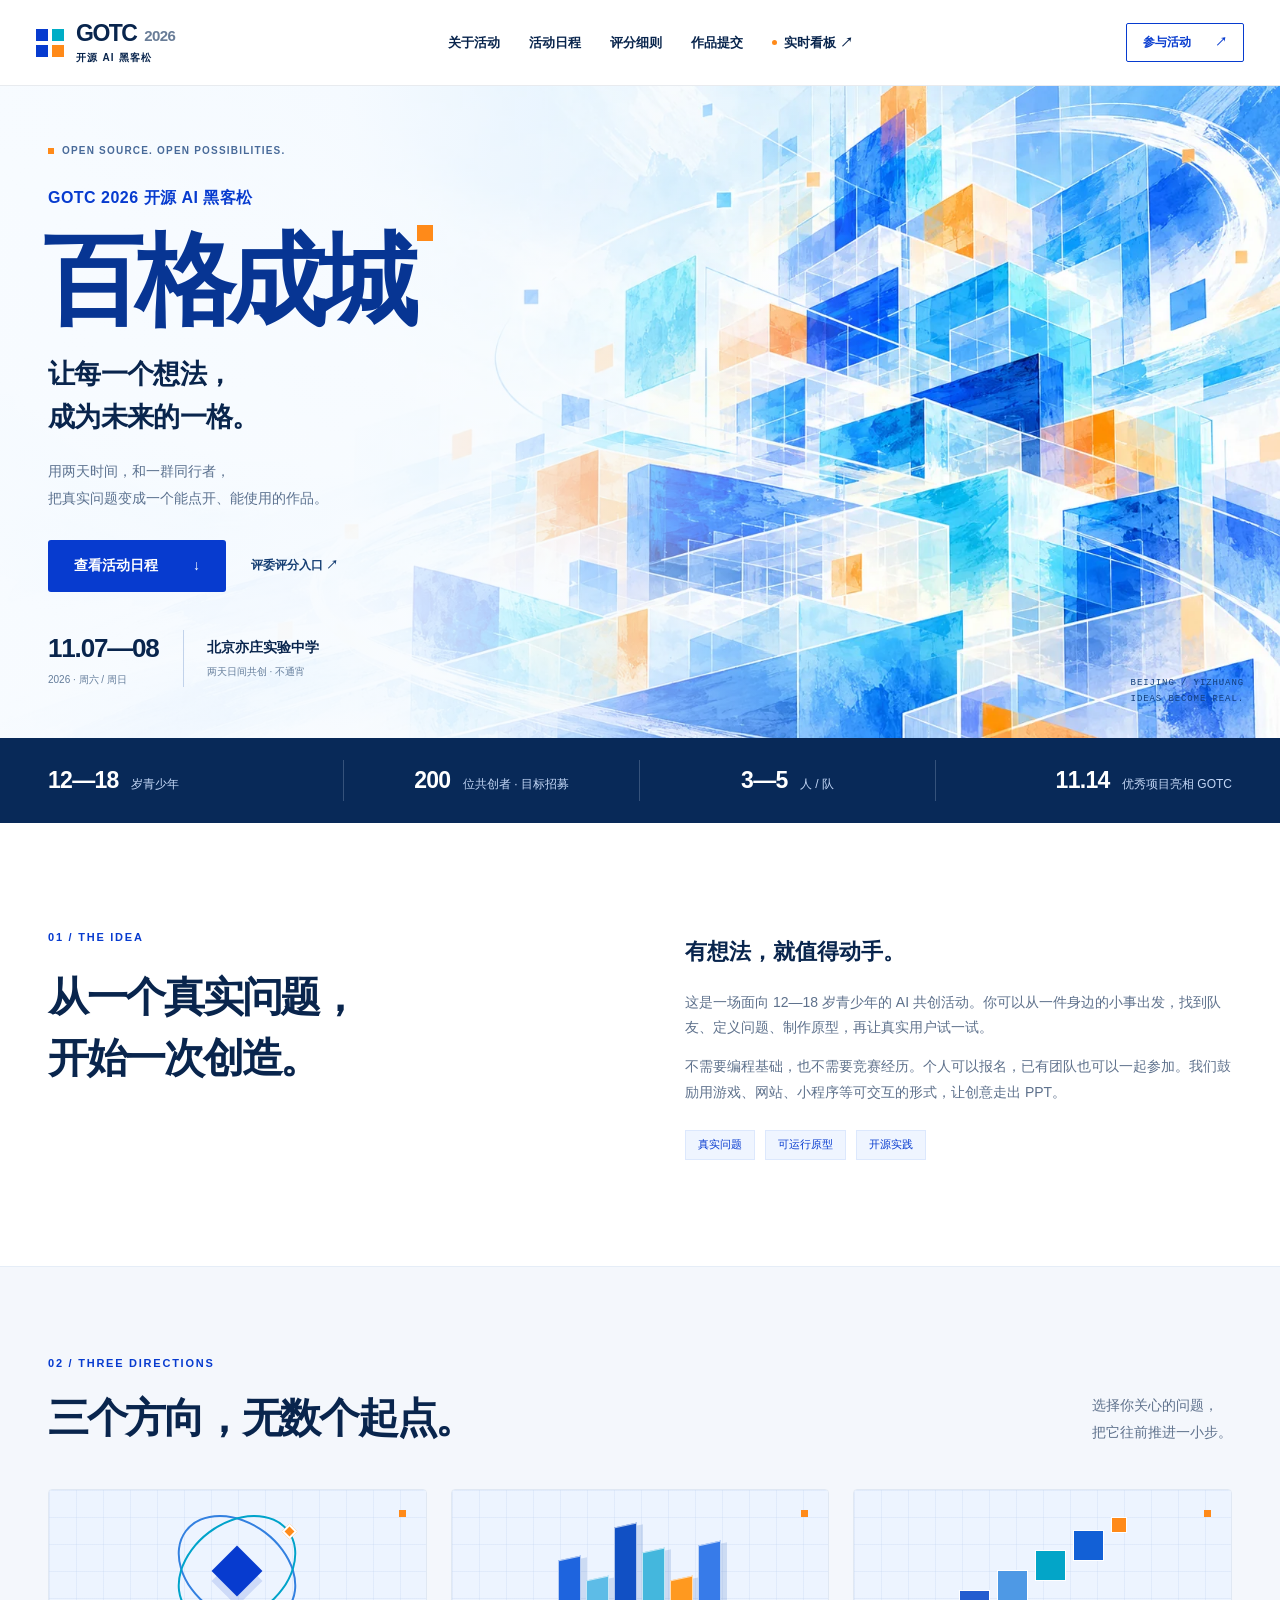
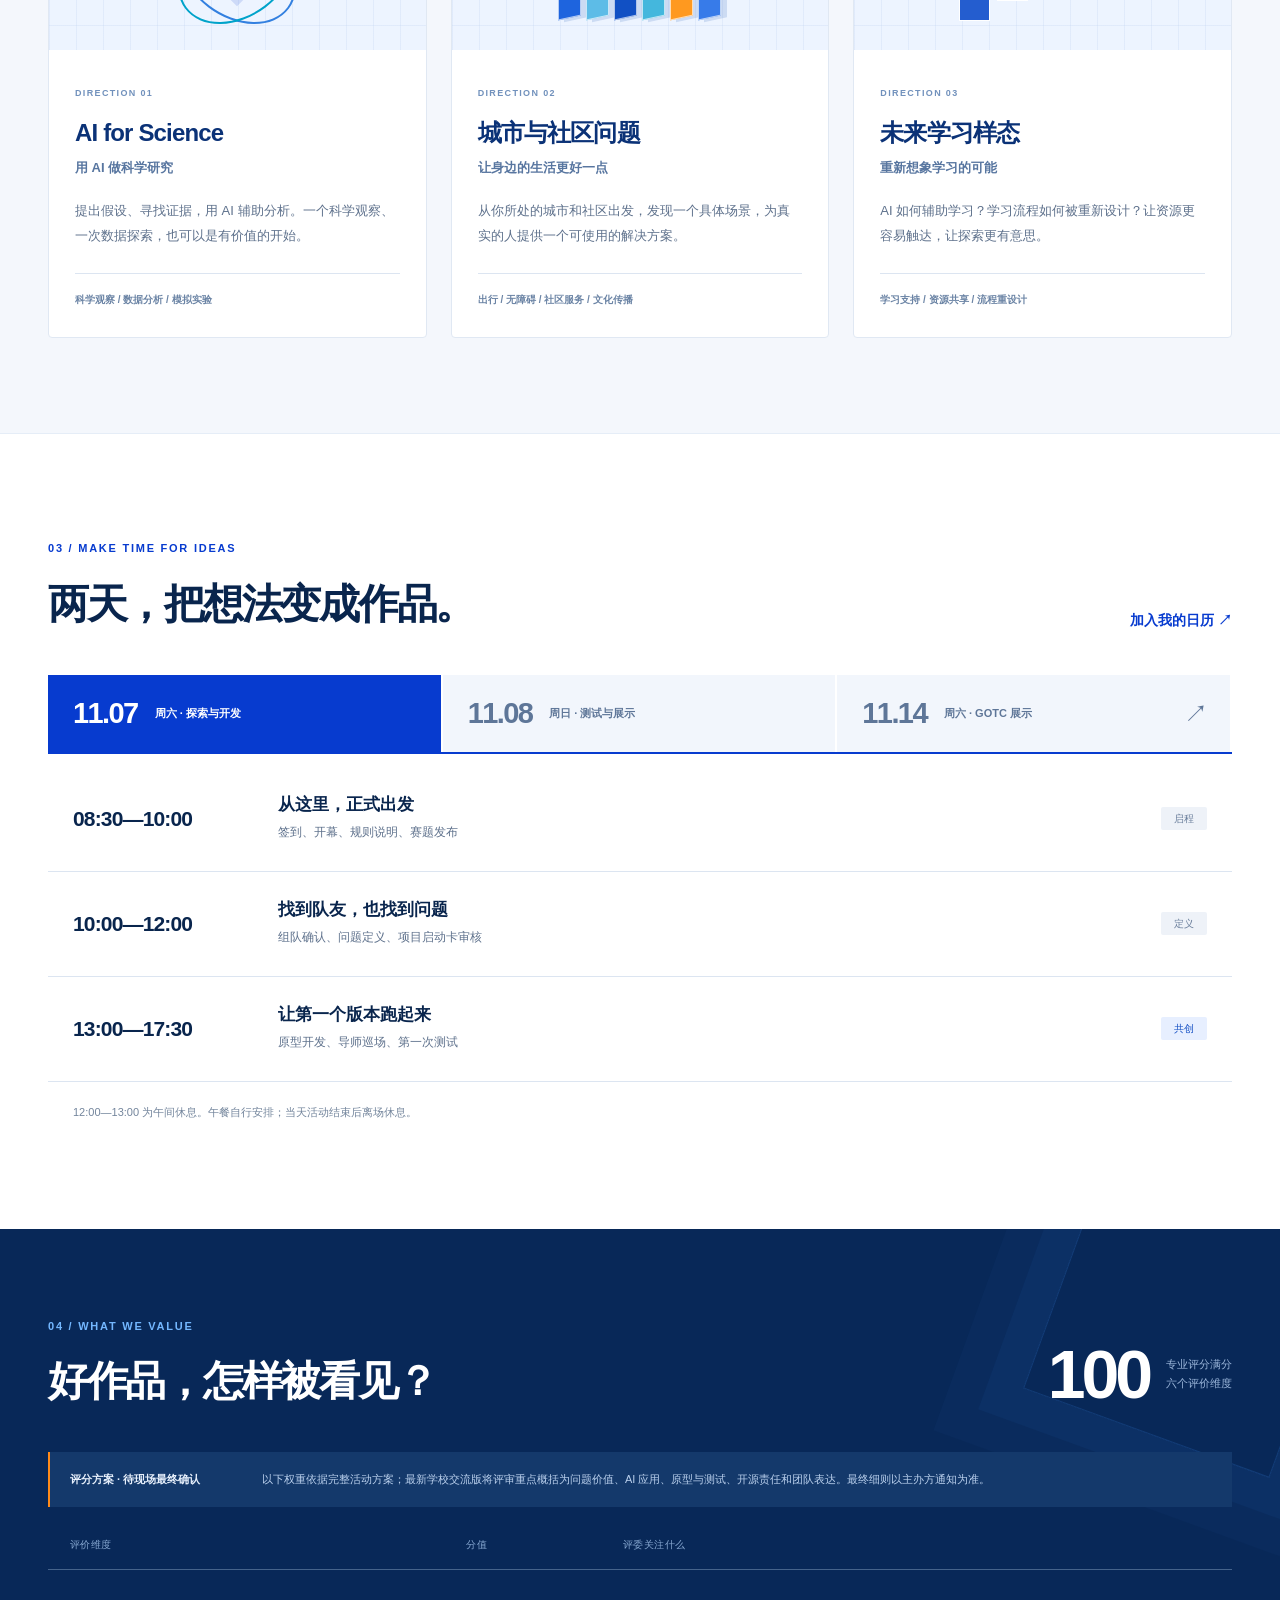
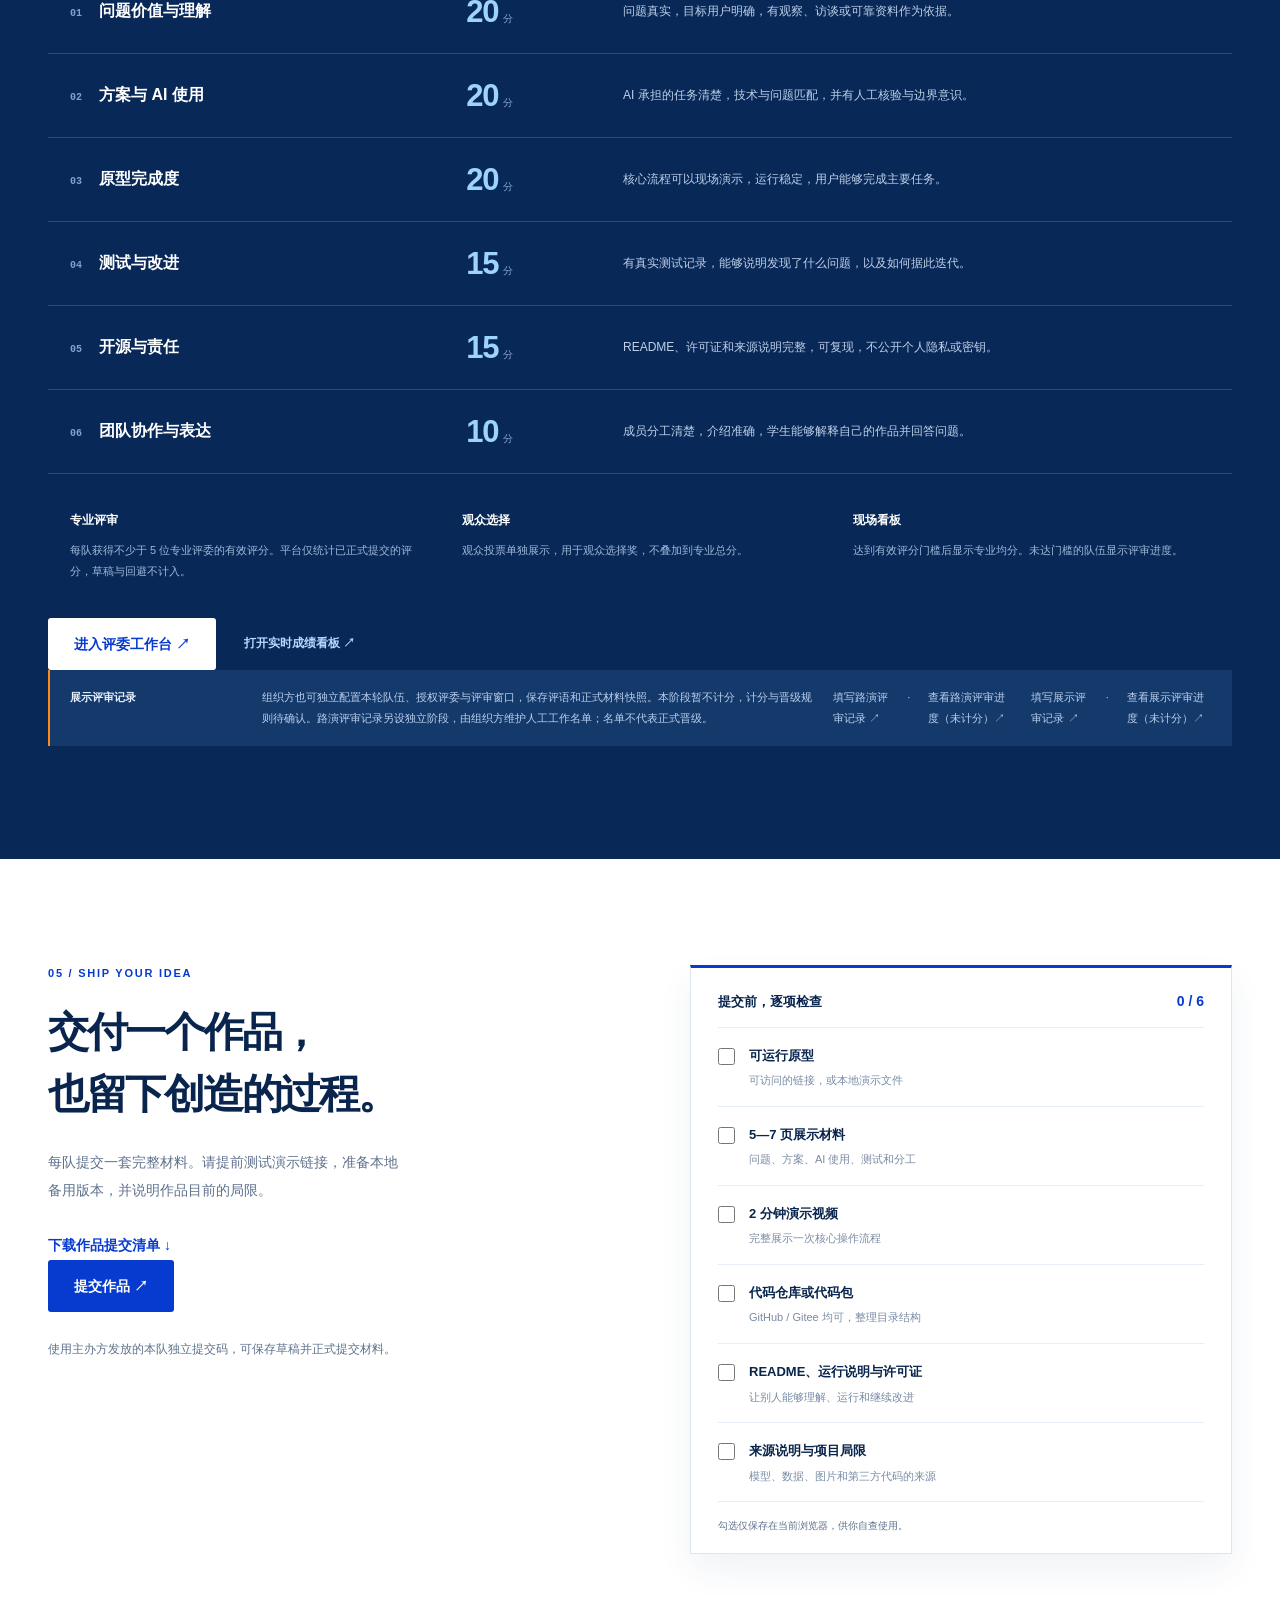
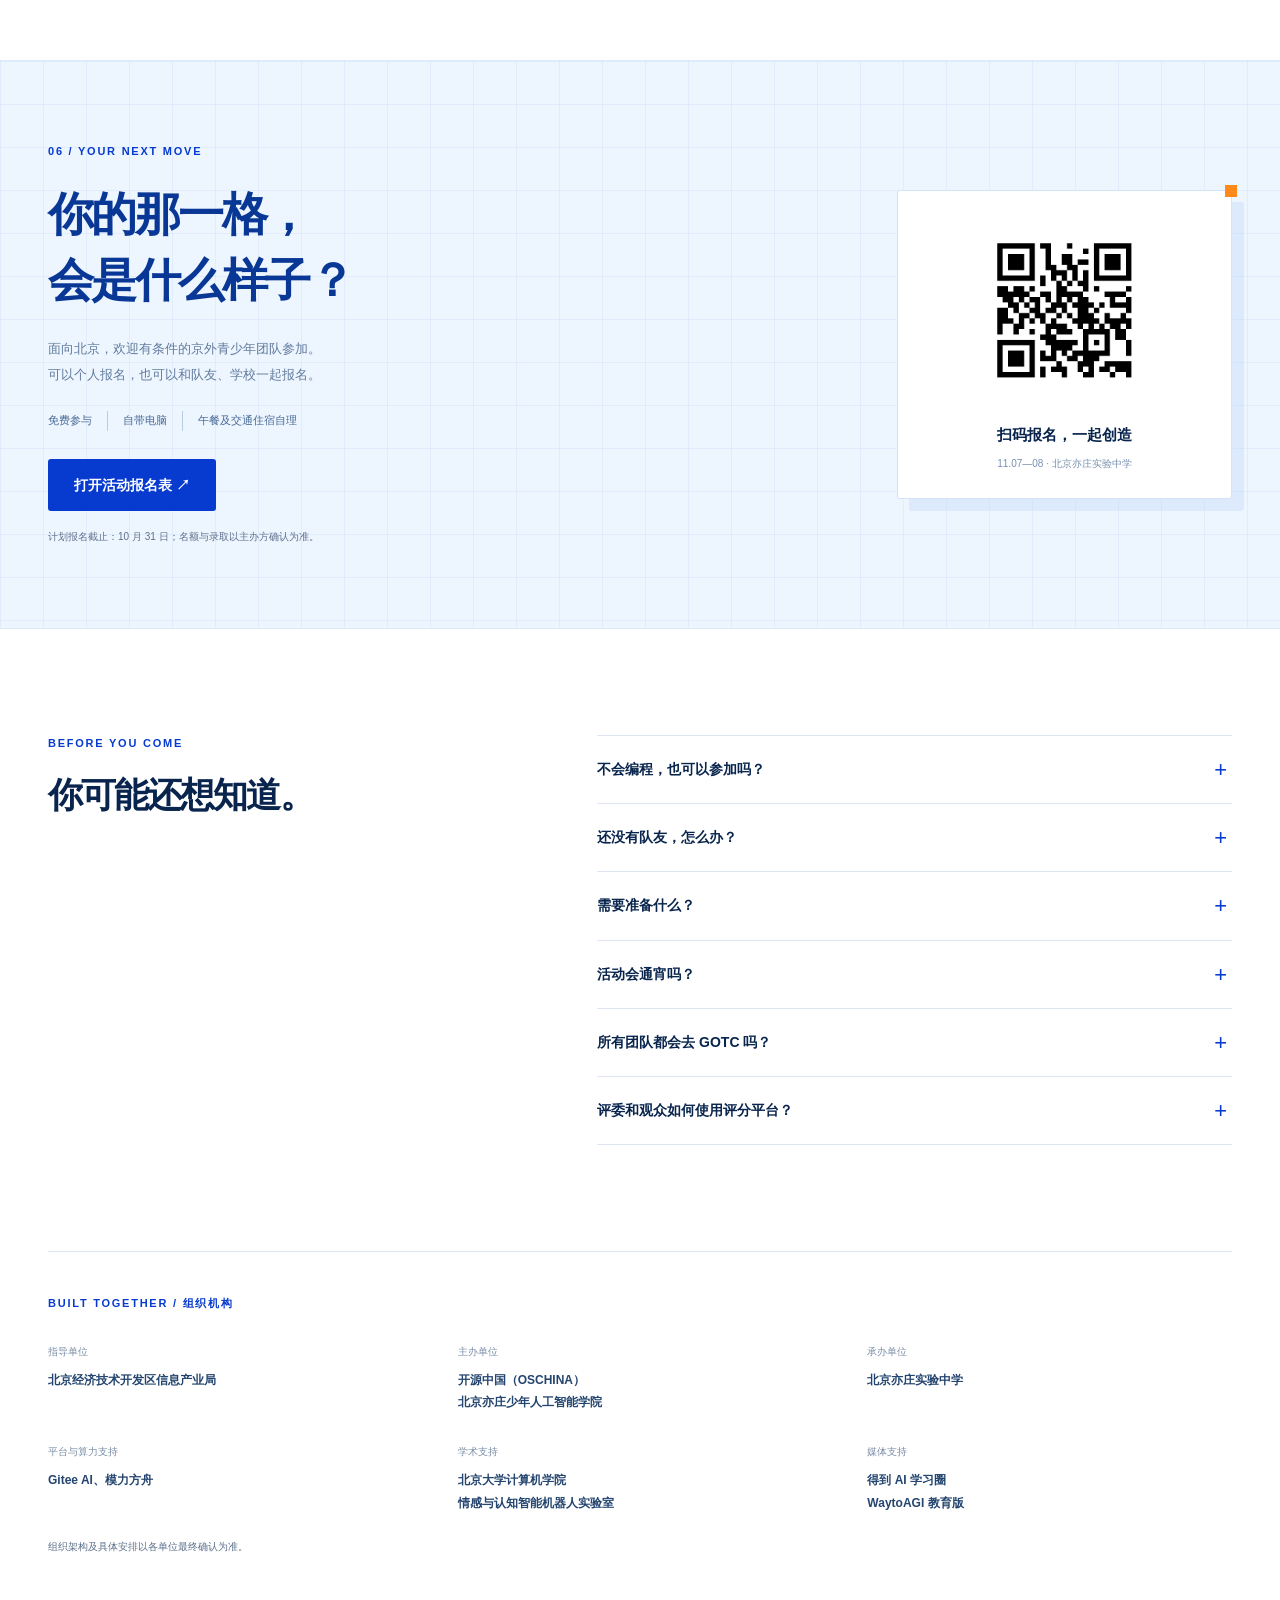
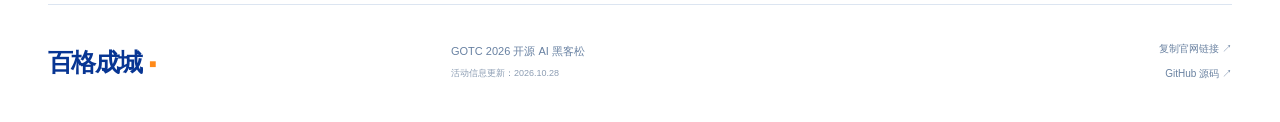
<file: index.html>
<!doctype html>
<html lang="zh-CN">
<head>
  <meta charset="utf-8">
  <meta name="viewport" content="width=device-width,initial-scale=1">
  <meta name="theme-color" content="#073bcf">
  <title>百格成城 · GOTC 2026 开源 AI 黑客松</title>
  <meta name="description" content="11月7—8日，北京亦庄实验中学。GOTC 2026 开源AI黑客松，面向12—18岁青少年，用两天时间把真实问题变成可交互、可演示、可开源的作品。查看日程、评分方案与实时看板。">
  <meta property="og:title" content="百格成城 · GOTC 2026 开源 AI 黑客松">
  <meta property="og:description" content="让每一个想法，成为未来的一格。11月7—8日 · 北京亦庄实验中学">
  <meta property="og:type" content="website">
  <meta property="og:image" content="https://simonchenjh98.github.io/gotc-ai-hackathon-2026/assets/hero-city.webp">
  <link rel="icon" href="favicon.svg" type="image/svg+xml">
  <link rel="stylesheet" href="styles.css">
  <script src="app.js" defer></script>
</head>
<body>
  <a class="skip-link" href="#main">跳到主要内容</a>
  <header class="site-header">
    <a class="brand" href="#" aria-label="GOTC黑客松首页"><span class="brand-mark" aria-hidden="true"><i></i><i></i><i></i><i></i></span><span><strong>GOTC <span class="brand-year">2026</span></strong><small>开源 AI 黑客松</small></span></a>
    <button class="menu-toggle" aria-expanded="false" aria-controls="main-nav">菜单 <span>＋</span></button>
    <nav id="main-nav" aria-label="主导航"><a href="#about">关于活动</a><a href="#schedule">活动日程</a><a href="#judging">评分细则</a><a href="#submission">作品提交</a><a href="https://8.141.114.201/gotc/platform.html#board" class="nav-live"><span class="status-dot"></span>实时看板 ↗</a></nav>
    <a class="header-cta" href="#join">参与活动 <span>↗</span></a>
  </header>

  <main id="main">
    <section class="hero" aria-labelledby="hero-title">
      <div class="hero-art" aria-hidden="true"><img src="assets/hero-city.webp" alt="" fetchpriority="high" width="1672" height="941"></div>
      <div class="hero-inner wrap">
        <p class="eyebrow"><span class="tiny-square"></span> OPEN SOURCE. OPEN POSSIBILITIES.</p>
        <p class="hero-kicker">GOTC 2026 开源 AI 黑客松</p>
        <h1 id="hero-title">百格成城<span class="title-square">.</span></h1>
        <p class="hero-motto">让每一个想法，<br>成为未来的一格。</p>
        <p class="hero-description">用两天时间，和一群同行者，<br>把真实问题变成一个能点开、能使用的作品。</p>
        <div class="hero-actions"><a class="button primary" href="#schedule">查看活动日程 <span>↓</span></a><a class="text-link" href="https://8.141.114.201/gotc/platform.html#judge">评委评分入口 ↗</a></div>
        <div class="hero-location"><span class="date-block"><b>11.07—08</b><small>2026 · 周六 / 周日</small></span><span class="location-block"><b>北京亦庄实验中学</b><small>两天日间共创 · 不通宵</small></span></div>
      </div>
      <span class="hero-coordinate" aria-hidden="true">BEIJING / YIZHUANG<br>IDEAS BECOME REAL.</span>
    </section>

    <div class="event-strip"><div class="wrap"><span><b>12—18</b> 岁青少年</span><span><b>200</b> 位共创者 · 目标招募</span><span><b>3—5</b> 人 / 队</span><span><b>11.14</b> 优秀项目亮相 GOTC</span></div></div>

    <section class="section wrap about" id="about">
      <div class="section-intro"><p class="eyebrow">01 / THE IDEA</p><h2>从一个真实问题，<br>开始一次创造。</h2></div>
      <div class="about-copy"><p class="lead">有想法，就值得动手。</p><p>这是一场面向 12—18 岁青少年的 AI 共创活动。你可以从一件身边的小事出发，找到队友、定义问题、制作原型，再让真实用户试一试。</p><p>不需要编程基础，也不需要竞赛经历。个人可以报名，已有团队也可以一起参加。我们鼓励用游戏、网站、小程序等可交互的形式，让创意走出 PPT。</p><div class="inline-tags"><span>真实问题</span><span>可运行原型</span><span>开源实践</span></div></div>
    </section>

    <section class="tracks-section" id="tracks"><div class="wrap">
      <div class="section-heading"><div><p class="eyebrow">02 / THREE DIRECTIONS</p><h2>三个方向，无数个起点。</h2></div><p>选择你关心的问题，<br>把它往前推进一小步。</p></div>
      <div class="track-grid">
        <article class="track"><div class="track-visual science" aria-hidden="true"><span class="orbit"></span><span class="orbit two"></span><span class="nucleus"></span><i class="track-pixel"></i></div><span class="track-number">DIRECTION 01</span><h3>AI for Science</h3><p class="track-subtitle">用 AI 做科学研究</p><p>提出假设、寻找证据，用 AI 辅助分析。一个科学观察、一次数据探索，也可以是有价值的开始。</p><div class="track-topics">科学观察 / 数据分析 / 模拟实验</div></article>
        <article class="track"><div class="track-visual city" aria-hidden="true"><i></i><i></i><i></i><i></i><i></i><i></i></div><span class="track-number">DIRECTION 02</span><h3>城市与社区问题</h3><p class="track-subtitle">让身边的生活更好一点</p><p>从你所处的城市和社区出发，发现一个具体场景，为真实的人提供一个可使用的解决方案。</p><div class="track-topics">出行 / 无障碍 / 社区服务 / 文化传播</div></article>
        <article class="track"><div class="track-visual learning" aria-hidden="true"><i></i><i></i><i></i><i></i><i></i></div><span class="track-number">DIRECTION 03</span><h3>未来学习样态</h3><p class="track-subtitle">重新想象学习的可能</p><p>AI 如何辅助学习？学习流程如何被重新设计？让资源更容易触达，让探索更有意思。</p><div class="track-topics">学习支持 / 资源共享 / 流程重设计</div></article>
      </div>
    </div></section>

    <section class="section wrap" id="schedule">
      <div class="section-heading"><div><p class="eyebrow">03 / MAKE TIME FOR IDEAS</p><h2>两天，把想法变成作品。</h2></div><a class="text-link" href="downloads/gotc-hackathon.ics" download>加入我的日历 ↗</a></div>
      <div class="schedule-tabs" aria-label="选择活动日期"><button id="tab-day1" data-day="day1" class="active"><strong>11.07</strong><span>周六 · 探索与开发</span></button><button id="tab-day2" data-day="day2"><strong>11.08</strong><span>周日 · 测试与展示</span></button><button id="tab-gotc" data-day="gotc"><strong>11.14</strong><span>周六 · GOTC 展示</span><span class="tab-arrow">↗</span></button></div>
      <div class="schedule-panel" id="day1" aria-labelledby="tab-day1"><h3 class="sr-only">11月7日活动日程</h3><div class="schedule-row"><time>08:30—10:00</time><div><h4>从这里，正式出发</h4><p>签到、开幕、规则说明、赛题发布</p></div><span class="event-tag">启程</span></div><div class="schedule-row"><time>10:00—12:00</time><div><h4>找到队友，也找到问题</h4><p>组队确认、问题定义、项目启动卡审核</p></div><span class="event-tag">定义</span></div><div class="schedule-row"><time>13:00—17:30</time><div><h4>让第一个版本跑起来</h4><p>原型开发、导师巡场、第一次测试</p></div><span class="event-tag blue">共创</span></div><p class="schedule-note">12:00—13:00 为午间休息。午餐自行安排；当天活动结束后离场休息。</p></div>
      <div class="schedule-panel" id="day2" aria-labelledby="tab-day2"><h3 class="sr-only">11月8日活动日程</h3><div class="schedule-row"><time>08:30—12:00</time><div><h4>交给用户，再改一次</h4><p>继续开发、用户测试、项目完善</p></div><span class="event-tag blue">迭代</span></div><div class="schedule-row"><time>13:00—14:30</time><div><h4>准备把作品介绍给世界</h4><p>最终提交、展示准备、分区布展</p></div><span class="event-tag">提交</span></div><div class="schedule-row"><time>14:30—16:30</time><div><h4>每一个作品，都值得被看见</h4><p>分区评审、项目展示、观众参观</p></div><span class="event-tag orange">展示</span></div><div class="schedule-row"><time>16:30—17:30</time><div><h4>这一次结束，是下一次开始</h4><p>结果公布、GOTC 候选项目说明、合影闭幕</p></div><span class="event-tag">闭幕</span></div><p class="schedule-note">12:00—13:00 为午间休息。提交时间与现场分区以主办方通知为准。</p></div>
      <div class="schedule-panel" id="gotc" aria-labelledby="tab-gotc"><h3 class="sr-only">11月14日GOTC展示安排</h3><div class="gotc-callout"><span class="eyebrow">THE NEXT STAGE / 11.14 PM</span><h3>从黑客松，走向开源社区。</h3><p>优秀项目有机会入选 GOTC 青少年开发者专场，与开发者、企业和社区交流，并参与“优秀青少年开源 AI 创新奖”评选。</p></div><div class="schedule-row"><time>11.09—13</time><div><h4>打磨与彩排</h4><p>稳定性修复、README 与许可证补充、展示材料完善和线上彩排</p></div></div><div class="schedule-row"><time>11.14 下午</time><div><h4>GOTC 项目展示</h4><p>项目布展、展位交流、短路演、评审复核与交流</p></div><span class="event-tag orange">GOTC</span></div><p class="schedule-note">本专场为方案安排。详细时间、展位容量与 GOTC 具体会场以主办方后续通知为准；入选兼顾项目质量、开源准备和代表性。</p></div>
    </section>

    <section class="judging-section" id="judging"><div class="wrap">
      <div class="section-heading"><div><p class="eyebrow">04 / WHAT WE VALUE</p><h2>好作品，怎样被看见？</h2></div><div class="score-total"><strong>100</strong><span>专业评分满分<br>六个评价维度</span></div></div>
      <p class="rules-notice"><strong>评分方案 · 待现场最终确认</strong> 以下权重依据完整活动方案；最新学校交流版将评审重点概括为问题价值、AI 应用、原型与测试、开源责任和团队表达。最终细则以主办方通知为准。</p>
      <div class="score-table" role="table" aria-label="六维评分方案"><div class="score-table-head" role="row"><span role="columnheader">评价维度</span><span role="columnheader">分值</span><span role="columnheader">评委关注什么</span></div>
        <div class="score-row" role="row"><h3 role="cell"><span>01</span>问题价值与理解</h3><strong role="cell">20<small>分</small></strong><p role="cell">问题真实，目标用户明确，有观察、访谈或可靠资料作为依据。</p></div>
        <div class="score-row" role="row"><h3 role="cell"><span>02</span>方案与 AI 使用</h3><strong role="cell">20<small>分</small></strong><p role="cell">AI 承担的任务清楚，技术与问题匹配，并有人工核验与边界意识。</p></div>
        <div class="score-row" role="row"><h3 role="cell"><span>03</span>原型完成度</h3><strong role="cell">20<small>分</small></strong><p role="cell">核心流程可以现场演示，运行稳定，用户能够完成主要任务。</p></div>
        <div class="score-row" role="row"><h3 role="cell"><span>04</span>测试与改进</h3><strong role="cell">15<small>分</small></strong><p role="cell">有真实测试记录，能够说明发现了什么问题，以及如何据此迭代。</p></div>
        <div class="score-row" role="row"><h3 role="cell"><span>05</span>开源与责任</h3><strong role="cell">15<small>分</small></strong><p role="cell">README、许可证和来源说明完整，可复现，不公开个人隐私或密钥。</p></div>
        <div class="score-row" role="row"><h3 role="cell"><span>06</span>团队协作与表达</h3><strong role="cell">10<small>分</small></strong><p role="cell">成员分工清楚，介绍准确，学生能够解释自己的作品并回答问题。</p></div>
      </div>
      <div class="judging-notes"><p><strong>专业评审</strong>每队获得不少于 5 位专业评委的有效评分。平台仅统计已正式提交的评分，草稿与回避不计入。</p><p><strong>观众选择</strong>观众投票单独展示，用于观众选择奖，不叠加到专业总分。</p><p><strong>现场看板</strong>达到有效评分门槛后显示专业均分。未达门槛的队伍显示评审进度。</p></div>
      <div class="section-bottom"><a class="button primary" href="https://8.141.114.201/gotc/platform.html#judge">进入评委工作台 ↗</a><a class="text-link" href="https://8.141.114.201/gotc/platform.html#board">打开实时成绩看板 ↗</a></div>
      <p class="rules-notice"><strong>展示评审记录</strong> 组织方也可独立配置本轮队伍、授权评委与评审窗口，保存评语和正式材料快照。本阶段暂不计分，计分与晋级规则待确认。路演评审记录另设独立阶段，由组织方维护人工工作名单；名单不代表正式晋级。<a href="https://8.141.114.201/gotc/platform.html#judge-roadshow">填写路演评审记录 ↗</a> · <a href="https://8.141.114.201/gotc/platform.html#board-roadshow">查看路演评审进度（未计分）↗</a><a href="https://8.141.114.201/gotc/platform.html#judge-exhibition">填写展示评审记录 ↗</a> · <a href="https://8.141.114.201/gotc/platform.html#board-exhibition">查看展示评审进度（未计分）↗</a></p>
    </div></section>

    <section class="section wrap submission-section" id="submission"><div class="submission-copy"><p class="eyebrow">05 / SHIP YOUR IDEA</p><h2>交付一个作品，<br>也留下创造的过程。</h2><p>每队提交一套完整材料。请提前测试演示链接，准备本地备用版本，并说明作品目前的局限。</p><a class="text-link" href="downloads/submission-checklist.txt" download>下载作品提交清单 ↓</a><p><a class="button primary" href="https://8.141.114.201/gotc/platform.html#team">提交作品 ↗</a></p><p class="small-note">使用主办方发放的本队独立提交码，可保存草稿并正式提交材料。</p></div><div class="checklist" aria-label="作品提交自查清单"><p class="checklist-heading">提交前，逐项检查 <span id="check-count">0 / 6</span></p><label><input type="checkbox" data-check="prototype"><span><strong>可运行原型</strong><small>可访问的链接，或本地演示文件</small></span></label><label><input type="checkbox" data-check="slides"><span><strong>5—7 页展示材料</strong><small>问题、方案、AI 使用、测试和分工</small></span></label><label><input type="checkbox" data-check="video"><span><strong>2 分钟演示视频</strong><small>完整展示一次核心操作流程</small></span></label><label><input type="checkbox" data-check="code"><span><strong>代码仓库或代码包</strong><small>GitHub / Gitee 均可，整理目录结构</small></span></label><label><input type="checkbox" data-check="readme"><span><strong>README、运行说明与许可证</strong><small>让别人能够理解、运行和继续改进</small></span></label><label><input type="checkbox" data-check="sources"><span><strong>来源说明与项目局限</strong><small>模型、数据、图片和第三方代码的来源</small></span></label><p class="small-note">勾选仅保存在当前浏览器，供你自查使用。</p></div></section>

    <section class="join-section" id="join"><div class="wrap join-grid"><div><p class="eyebrow">06 / YOUR NEXT MOVE</p><h2>你的那一格，<br>会是什么样子？</h2><p>面向北京，欢迎有条件的京外青少年团队参加。<br>可以个人报名，也可以和队友、学校一起报名。</p><div class="join-facts"><span>免费参与</span><span>自带电脑</span><span>午餐及交通住宿自理</span></div><a class="button primary" href="https://v.wjx.cn/vm/waliBci.aspx" target="_blank" rel="noopener noreferrer">打开活动报名表 ↗</a><p class="small-note">计划报名截止：10 月 31 日；名额与录取以主办方确认为准。</p></div><div class="qr-card"><img src="assets/registration-qr.jpg" width="220" height="220" alt="活动报名二维码，也可点击左侧按钮打开同一报名表" loading="lazy"><strong>扫码报名，一起创造</strong><span>11.07—08 · 北京亦庄实验中学</span></div></div></section>

    <section class="section wrap faq-section"><div><p class="eyebrow">BEFORE YOU COME</p><h2>你可能还想知道。</h2></div><div class="faq-list"><details><summary>不会编程，也可以参加吗？</summary><p>可以。活动不要求编程基础或竞赛经历。你可以参与问题研究、交互设计、AI 工具使用、用户测试与展示，和队友共同完成原型。</p></details><details><summary>还没有队友，怎么办？</summary><p>可以个人报名，现场会协助组队。每队 3—5 人，也欢迎以团队或学校为单位报名。</p></details><details><summary>需要准备什么？</summary><p>自带电脑与充电器，提前整理你关心的问题和可使用的公开资料。活动提供导师指导及模型 API、算力等支持，具体接入方式现场说明。午餐、交通及住宿自行安排。</p></details><details><summary>活动会通宵吗？</summary><p>不会。两天均为日间活动。未成年人须履行监护人知情同意及签到签退要求，京外团队建议由学校或机构组织并安排成人领队。</p></details><details><summary>所有团队都会去 GOTC 吗？</summary><p>黑客松优秀项目与公开征集项目共同参加遴选。入选项目应能稳定演示，完成开源与来源说明，并由青少年承担主要创作和讲解任务。具体名额与会场安排另行通知。</p></details><details><summary>评委和观众如何使用评分平台？</summary><p>专业评委使用主办方提供的登录码，按分配的身份登录，可保存草稿、正式提交、修改评分或回避。观众使用独立观众码投票。成绩看板公开展示汇总数据，不显示评委身份、单份评分或评语。展示评审记录另有独立入口，其进度暂不计分。</p></details></div></section>

    <section class="organizers wrap"><p class="eyebrow">BUILT TOGETHER / 组织机构</p><dl><div><dt>指导单位</dt><dd>北京经济技术开发区信息产业局</dd></div><div><dt>主办单位</dt><dd>开源中国（OSCHINA）<br>北京亦庄少年人工智能学院</dd></div><div><dt>承办单位</dt><dd>北京亦庄实验中学</dd></div><div><dt>平台与算力支持</dt><dd>Gitee AI、模力方舟</dd></div><div><dt>学术支持</dt><dd>北京大学计算机学院<br>情感与认知智能机器人实验室</dd></div><div><dt>媒体支持</dt><dd>得到 AI 学习圈<br>WaytoAGI 教育版</dd></div></dl><p class="small-note">组织架构及具体安排以各单位最终确认为准。</p></section>
  </main>
  <footer class="site-footer wrap"><a class="footer-title" href="#">百格成城<span>■</span></a><p>GOTC 2026 开源 AI 黑客松<br><small>活动信息更新：2026.10.28</small></p><div><button class="text-link" id="share-button">复制官网链接 ↗</button><a href="https://github.com/simonchenjh98/gotc-ai-hackathon-2026" target="_blank" rel="noopener noreferrer">GitHub 源码 ↗</a></div></footer>
  <div class="toast" id="toast" role="status" aria-live="polite"></div>
</body>
</html>
</file>
<file: styles.css>
:root{--ink:#09254d;--muted:#5e718c;--blue:#073bcf;--cyan:#00adc6;--orange:#ff8a19;--line:#dce5f1;--pale:#f0f6fe;--font:"PingFang SC","Microsoft YaHei","Noto Sans CJK SC",sans-serif}
*{box-sizing:border-box}html{scroll-behavior:smooth;scroll-padding-top:110px}body{margin:0;background:#fff;color:var(--ink);font-family:var(--font);font-size:16px;line-height:1.8;-webkit-font-smoothing:antialiased}button,input{font:inherit}button{color:inherit;cursor:pointer}a{color:inherit;text-decoration:none}button:focus-visible,a:focus-visible,input:focus-visible,summary:focus-visible{outline:3px solid var(--orange);outline-offset:5px}img{max-width:100%;display:block}h1,h2,h3,h4,p{margin:0}h1,h2,h3,h4{line-height:1.3}h2{font-size:clamp(30px,3.2vw,44px);letter-spacing:-.055em;font-weight:800}h3{font-size:23px;letter-spacing:-.035em}p{overflow-wrap:break-word}[hidden]{display:none!important}.wrap{width:min(1240px,calc(100% - 96px));margin-inline:auto}.section{padding-block:106px}.eyebrow{font-size:11px;font-weight:800;letter-spacing:.16em;line-height:1.5;color:var(--blue)}.section-intro .eyebrow,.section-heading .eyebrow,.submission-copy .eyebrow,.join-section .eyebrow,.faq-section .eyebrow{margin-bottom:21px}.section-heading{display:flex;align-items:flex-end;justify-content:space-between;gap:34px;margin-bottom:44px}.section-heading>p{font-size:14px;line-height:1.9;color:var(--muted)}.text-link{display:inline-flex;align-items:center;gap:10px;border:0;padding:0;background:transparent;font-size:14px;font-weight:700;color:var(--blue);line-height:1.6}.text-link:hover{text-decoration:underline;text-underline-offset:5px}.button{display:inline-flex;align-items:center;justify-content:center;gap:35px;min-height:52px;padding:13px 25px;border:1px solid transparent;border-radius:3px;font-size:14px;font-weight:700;line-height:1.6;transition:background .18s ease,transform .18s ease}.button.primary{background:var(--blue);color:#fff}.button.primary:hover{background:#0028a1;transform:translateY(-2px)}.small-note{font-size:12px;color:var(--muted);line-height:1.8}.sr-only{position:absolute;width:1px;height:1px;padding:0;margin:-1px;overflow:hidden;clip:rect(0,0,0,0);white-space:nowrap;border:0}.skip-link{position:fixed;top:10px;left:20px;z-index:100;padding:10px 18px;background:var(--blue);color:#fff;transform:translateY(-150%)}.skip-link:focus{transform:translateY(0)}
.site-header{position:sticky;z-index:50;top:0;height:86px;display:flex;align-items:center;justify-content:space-between;gap:28px;padding:0 max(36px,calc((100vw - 1320px)/2));border-bottom:1px solid #09254d17;background:#fffffff2;backdrop-filter:blur(18px)}.brand{display:inline-flex;flex-shrink:0;align-items:center;gap:12px;line-height:1}.brand-mark{display:grid;grid-template-columns:repeat(2,12px);gap:4px}.brand-mark i{width:12px;height:12px;background:var(--blue)}.brand-mark i:nth-child(2){background:var(--cyan)}.brand-mark i:last-child{background:var(--orange)}.brand strong{font-family:"Trebuchet MS",sans-serif;font-size:23px;letter-spacing:-.065em;font-weight:800}.brand-year{margin-left:3px;font-size:15px;letter-spacing:-.04em;color:#687c97}.brand small{display:block;margin-top:8px;font-size:10px;font-weight:700;letter-spacing:.12em}#main-nav{display:flex;align-items:center;gap:29px;font-size:13px;font-weight:600}#main-nav a{padding-block:12px;white-space:nowrap}#main-nav a:hover{color:var(--blue)}.nav-live{display:flex;gap:7px;align-items:center}.status-dot{width:5px;height:5px;display:inline-block;border-radius:50%;background:var(--orange)}.header-cta{display:flex;justify-content:space-between;align-items:center;gap:24px;min-height:39px;padding:8px 16px;border:1px solid var(--blue);border-radius:2px;color:var(--blue);font-size:12px;font-weight:700;white-space:nowrap}.header-cta:hover{color:#fff;background:var(--blue)}.menu-toggle{display:none}
.hero{position:relative;isolation:isolate;overflow:hidden;min-height:652px;background:#eff6ff}.hero-art{position:absolute;inset:0;z-index:-2;overflow:hidden}.hero-art img{width:100%;height:100%;object-fit:cover;object-position:center 56%}.hero:after{content:"";position:absolute;inset:0;z-index:-1;background:linear-gradient(90deg,#f7fbfff7 0%,#f7fbfff0 27%,#f7fbff8f 47%,#f7fbff00 69%)}.hero-inner{padding-top:57px;padding-bottom:43px}.hero .eyebrow{display:flex;align-items:center;gap:8px;font-size:10px;color:#486a99;letter-spacing:.12em}.tiny-square{width:6px;height:6px;display:inline-block;background:var(--orange)}.hero-kicker{margin-top:26px;color:var(--blue);font-size:16px;font-weight:700;letter-spacing:.03em}.hero h1{font-size:clamp(72px,7.8vw,112px);font-weight:900;letter-spacing:-.085em;line-height:1.12;margin:12px 0 16px -5px;color:#073593}.title-square{display:inline-block;width:.16em;height:.16em;margin-left:.08em;margin-bottom:.14em;background:var(--orange);font-size:inherit;color:transparent;vertical-align:baseline}.hero-motto{font-size:27px;font-weight:700;line-height:1.6;letter-spacing:-.025em}.hero-description{color:#5b718f;font-size:14px;line-height:1.95;margin-top:19px}.hero-actions{display:flex;align-items:center;gap:25px;margin-top:27px}.hero-actions .text-link{font-size:12px;color:#153e73}.hero-location{display:inline-flex;align-items:center;gap:23px;margin-top:38px}.hero-location>span{display:flex;flex-direction:column;line-height:1.4}.hero-location small{margin-top:7px;font-size:10px;color:#647d9b}.date-block{border-right:1px solid #c2d3eb;padding-right:24px}.date-block b{font-family:"Trebuchet MS",sans-serif;font-size:26px;font-weight:800;letter-spacing:-.045em}.location-block b{font-size:14px}.hero-coordinate{position:absolute;right:36px;bottom:31px;text-align:right;font-family:"Courier New",monospace;font-size:9px;line-height:1.7;letter-spacing:.1em;color:#123e7c}.event-strip{background:#082958;color:#c3d7f6}.event-strip .wrap{display:grid;grid-template-columns:repeat(4,1fr);padding-block:22px}.event-strip .wrap>span{font-size:12px;text-align:center;border-right:1px solid #35527b}.event-strip .wrap>span:first-child{text-align:left}.event-strip .wrap>span:last-child{border:0;text-align:right}.event-strip b{display:inline-block;margin-right:9px;color:#fff;font-family:"Trebuchet MS",var(--font);font-size:23px;font-weight:700;letter-spacing:-.03em}
.about{display:grid;grid-template-columns:1fr 1fr;gap:90px;align-items:start}.about h2{line-height:1.5}.about-copy{padding-top:3px;font-size:14px;color:var(--muted)}.about-copy .lead{margin-bottom:18px;color:var(--ink);font-size:22px;font-weight:700}.about-copy>p+p{margin-top:14px}.inline-tags{display:flex;flex-wrap:wrap;gap:10px;margin-top:25px}.inline-tags span{padding:4px 12px;color:var(--blue);background:#eff5ff;border:1px solid #dce8fd;font-size:11px}.tracks-section{background:#f4f7fc;border-block:1px solid #e5edf7;padding-block:88px 95px}.track-grid{display:grid;grid-template-columns:repeat(3,1fr);gap:24px}.track{padding:0 26px 28px;background:#fff;border:1px solid #e0e8f3;border-radius:4px;overflow:hidden}.track-visual{position:relative;height:160px;margin:0 -26px 27px;overflow:hidden;background-color:#edf4ff;background-image:linear-gradient(#c4d7f24f 1px,transparent 1px),linear-gradient(90deg,#c4d7f24f 1px,transparent 1px);background-size:27px 27px}.track-visual:after{content:"";position:absolute;width:7px;height:7px;right:20px;top:20px;background:var(--orange)}.track-number{font-size:9px;color:#7191bc;letter-spacing:.15em;font-weight:700}.track h3{margin-top:11px;color:#0b3277;font-size:24px}.track-subtitle{margin:8px 0 18px;font-size:13px;font-weight:600;color:#5876a0}.track p:not(.track-subtitle){font-size:13px;line-height:1.95;color:var(--muted)}.track-topics{margin-top:25px;padding-top:17px;border-top:1px solid var(--line);font-size:10px;font-weight:600;color:#6b84a5}.orbit{position:absolute;top:32px;left:calc(50% - 65px);height:95px;width:130px;border:2px solid #3380e0;border-radius:50%;transform:rotate(37deg)}.orbit.two{transform:rotate(-37deg);border-color:#00a3ca}.nucleus{position:absolute;top:63px;left:calc(50% - 18px);width:36px;height:36px;background:#073bcf;transform:rotate(45deg);box-shadow:7px 7px 0 #073bcf24}.track-pixel{position:absolute;top:36px;left:calc(50% + 47px);width:11px;height:11px;border:2px solid #fff;background:#ff8a19;transform:rotate(45deg)}.city{display:flex;align-items:flex-end;justify-content:center;gap:5px;padding-bottom:32px}.city i{display:block;width:23px;height:60px;background:#1e64de;border:1px solid #ffffffaa;transform:skewY(-12deg);box-shadow:6px 3px 0 #0748af25}.city i:nth-child(2){height:40px;background:#5dbce7}.city i:nth-child(3){height:93px;background:#1150c4}.city i:nth-child(4){height:68px;background:#44b7dd}.city i:nth-child(5){height:40px;background:#ff991f}.city i:nth-child(6){height:75px;background:#377be9}.learning{display:flex;align-items:center;justify-content:center;gap:7px}.learning i{width:31px;height:31px;background:#245dcf;border:1px solid #fff;transform:translateY(35px)}.learning i:nth-child(2){transform:translateY(15px);background:#4e99e5}.learning i:nth-child(3){transform:translateY(-5px);background:#03a5c8}.learning i:nth-child(4){transform:translateY(-25px);background:#1260d6}.learning i:nth-child(5){transform:translateY(-45px);background:var(--orange);width:16px;height:16px}
.schedule-tabs{display:grid;grid-template-columns:repeat(3,1fr);border-bottom:2px solid var(--blue);margin-top:7px}.schedule-tabs button{position:relative;display:flex;align-items:center;gap:17px;background:#f2f6fc;color:#5e7698;border:0;border-right:2px solid #fff;padding:21px 25px;text-align:left}.schedule-tabs button strong{font-family:"Trebuchet MS",sans-serif;font-size:29px;line-height:1.2;letter-spacing:-.055em}.schedule-tabs button span{font-size:11px;font-weight:600}.schedule-tabs button .tab-arrow{position:absolute;right:22px;font-size:24px;font-weight:400}.schedule-tabs button.active{color:#fff;background:var(--blue)}.schedule-tabs button:hover:not(.active){background:#e3edfc;color:var(--blue)}.schedule-panel{padding-top:13px;min-height:340px}.schedule-row{display:grid;grid-template-columns:180px 1fr 66px;align-items:center;gap:25px;min-height:105px;padding:24px 25px;border-bottom:1px solid var(--line)}.schedule-row time{font-family:"Trebuchet MS",sans-serif;font-size:21px;letter-spacing:-.04em;font-weight:600;white-space:nowrap}.schedule-row h4{font-size:17px;font-weight:700}.schedule-row p{font-size:12px;color:var(--muted);margin-top:6px}.event-tag{text-align:center;justify-self:end;width:46px;padding:3px 6px;background:#eef2f8;color:#6b7f9c;border-radius:2px;font-size:10px;line-height:1.7}.event-tag.blue{background:#e7efff;color:#1550c4}.event-tag.orange{background:#fff0df;color:#b25a00}.schedule-note{font-size:11px;line-height:1.8;color:#73859c;margin:21px 25px 0}.gotc-callout{position:relative;background:#edf4fe;padding:32px;margin-top:16px;border-left:3px solid var(--orange)}.gotc-callout h3{margin:12px 0 10px;font-size:25px}.gotc-callout p{color:#5a759b;font-size:13px;max-width:800px}
.judging-section{background:#082858;color:#fff;padding-block:89px 84px;position:relative;overflow:hidden}.judging-section:before{content:"";position:absolute;top:-50px;right:-42px;width:260px;height:260px;border:1px solid #2967b652;transform:rotate(20deg);box-shadow:0 0 0 35px #2967b616,0 0 0 70px #2967b60c;pointer-events:none}.judging-section .wrap{position:relative}.judging-section .eyebrow{color:#73b7ff}.score-total{display:flex;gap:17px;align-items:center}.score-total>strong{font-family:"Trebuchet MS",sans-serif;font-size:68px;letter-spacing:-.06em;line-height:1;font-weight:600}.score-total>span{font-size:11px;color:#9bb6da;line-height:1.8}.rules-notice{display:flex;gap:18px;align-items:flex-start;background:#14396b;border-left:2px solid var(--orange);padding:17px 20px;font-size:11px;color:#bad0ed;line-height:1.9;margin-bottom:29px}.rules-notice strong{flex:0 0 174px;color:#e7f0fc;font-weight:600}.score-table-head,.score-row{display:grid;grid-template-columns:33% 12% 1fr;align-items:center;gap:20px}.score-table-head{color:#88a9d2;font-size:10px;padding:0 22px 15px;letter-spacing:.04em;border-bottom:1px solid #45638b}.score-row{min-height:84px;padding:19px 22px;border-bottom:1px solid #2d4b76}.score-row h3{font-size:16px;font-weight:600;letter-spacing:0}.score-row h3 span{font-family:"Courier New",monospace;font-size:10px;margin-right:17px;color:#7ba3d5}.score-row>strong{font-family:"Trebuchet MS",sans-serif;font-size:31px;font-weight:600;line-height:1;color:#9fd3ff;letter-spacing:-.04em}.score-row>strong small{margin-left:5px;font-family:var(--font);color:#89a9d0;font-weight:400;font-size:10px}.score-row p{font-size:12px;color:#bed0e8;line-height:1.9}.judging-notes{display:grid;grid-template-columns:repeat(3,1fr);gap:35px;margin:35px 22px 36px}.judging-notes p{font-size:11px;line-height:1.9;color:#9fb8d9}.judging-notes strong{display:block;margin-bottom:8px;font-size:12px;font-weight:600;color:#fff}.section-bottom{display:flex;align-items:center;gap:28px}.judging-section .button.primary{background:#fff;color:var(--blue)}.judging-section .button.primary:hover{background:#eaf2ff}.judging-section .text-link{color:#b5d9ff;font-size:12px}
.submission-section{display:grid;grid-template-columns:1fr 1fr;gap:100px;align-items:start}.submission-copy h2{line-height:1.5;margin-bottom:23px}.submission-copy>p:not(.eyebrow):not(.small-note){font-size:14px;line-height:2;color:var(--muted);max-width:360px;margin-bottom:27px}.submission-copy .small-note{margin-top:23px}.checklist{border:1px solid var(--line);border-top:3px solid var(--blue);padding:21px 27px 18px;box-shadow:0 16px 32px #173b7110}.checklist-heading{display:flex;justify-content:space-between;align-items:center;font-size:13px;font-weight:600;margin-bottom:13px}#check-count{font-family:"Trebuchet MS",sans-serif;font-size:14px;color:var(--blue)}.checklist label{display:flex;align-items:flex-start;gap:14px;padding:16px 0;border-top:1px solid #e8eef7;cursor:pointer}.checklist input{flex:0 0 auto;accent-color:var(--blue);width:17px;height:17px;margin:4px 0 0;cursor:pointer}.checklist label strong{display:block;font-weight:600;font-size:13px}.checklist label small{display:block;font-size:11px;color:#788ba4;margin-top:4px;line-height:1.7}.checklist input:checked+span{opacity:.6}.checklist input:checked+span strong{text-decoration:line-through;text-decoration-color:#839bbc}.checklist>.small-note{border-top:1px solid #e8eef7;padding-top:15px;font-size:10px}
.join-section{padding-block:82px;background-color:#edf5ff;background-image:linear-gradient(#b6d1f039 1px,transparent 1px),linear-gradient(90deg,#b6d1f039 1px,transparent 1px);background-size:43px 43px;border-block:1px solid #dce9f8}.join-grid{display:grid;grid-template-columns:1fr 335px;gap:100px;align-items:center}.join-section h2{color:#093795;line-height:1.45;font-size:46px;margin-bottom:22px}.join-section p:not(.eyebrow):not(.small-note){font-size:13px;color:#627c9d;line-height:2}.join-facts{display:flex;flex-wrap:wrap;align-items:center;gap:0;margin:23px 0 28px;font-size:11px;color:#496a94}.join-facts span{border-right:1px solid #b6cce7;padding-right:15px;margin-right:15px}.join-facts span:last-child{margin:0;padding:0;border:0}.join-section .small-note{margin-top:17px;font-size:10px}.qr-card{position:relative;display:flex;flex-direction:column;align-items:center;padding:28px 28px 25px;background:#fff;border:1px solid #d5e3f7;border-radius:3px;box-shadow:12px 12px 0 #b6d0f04d}.qr-card:before{content:"";position:absolute;top:-6px;right:-6px;width:12px;height:12px;background:var(--orange)}.qr-card img{width:183px;height:183px;object-fit:contain;margin-bottom:19px}.qr-card strong{font-size:15px;font-weight:600}.qr-card span{font-size:10px;color:#7890af;margin-top:7px}.faq-section{display:grid;grid-template-columns:.85fr 1.15fr;gap:80px}.faq-section h2{font-size:35px}.faq-list{border-top:1px solid var(--line)}.faq-list details{border-bottom:1px solid var(--line)}.faq-list summary{position:relative;list-style:none;font-size:14px;font-weight:600;line-height:1.8;padding:21px 40px 21px 0;cursor:pointer}.faq-list summary::-webkit-details-marker{display:none}.faq-list summary:after{content:"+";position:absolute;right:5px;top:19px;font-family:"Trebuchet MS",sans-serif;font-size:22px;font-weight:400;line-height:1.4;color:var(--blue)}.faq-list details[open] summary:after{content:"−"}.faq-list details p{padding:0 29px 23px 0;font-size:12px;line-height:2;color:var(--muted)}.organizers{padding:43px 0 48px;border-top:1px solid var(--line)}.organizers dl{display:grid;grid-template-columns:repeat(3,1fr);gap:29px 45px;margin:31px 0 23px}.organizers dt{color:#7a8da6;font-size:10px;margin-bottom:8px}.organizers dd{margin:0;color:#24456f;font-size:12px;font-weight:600;line-height:1.9}.organizers .small-note{font-size:10px}.site-footer{display:grid;grid-template-columns:1fr 1fr 1fr;align-items:center;gap:25px;padding:35px 0 37px;border-top:1px solid var(--line)}.footer-title{font-size:25px;letter-spacing:-.07em;font-weight:800;color:#073593}.footer-title span{color:var(--orange);font-size:12px;margin-left:8px;vertical-align:3px}.site-footer>p{font-size:11px;color:#6881a2;line-height:1.9}.site-footer p small{font-size:9px;color:#8c9db3}.site-footer>div{display:flex;flex-direction:column;align-items:flex-end;gap:8px}.site-footer>div a,.site-footer .text-link{color:#6a82a1;font-size:10px;font-weight:400}.toast{position:fixed;z-index:100;left:50%;bottom:28px;max-width:calc(100% - 32px);background:#082858;color:#fff;box-shadow:0 7px 28px #08285830;padding:12px 23px;border-radius:4px;font-size:13px;opacity:0;transform:translate(-50%,15px);transition:opacity .2s ease,transform .2s ease;pointer-events:none;overflow-wrap:anywhere}.toast.visible{opacity:1;transform:translate(-50%,0)}
@media(max-width:1180px){.site-header{padding-inline:28px;gap:20px}#main-nav{gap:21px;font-size:12px}.header-cta{gap:14px}.wrap{width:calc(100% - 72px)}.hero h1{font-size:96px}.hero-art img{object-position:57% center}.hero:after{background:linear-gradient(90deg,#f7fbff 0%,#f7fbfff2 32%,#f7fbff66 58%,#f7fbff00 80%)}.about,.submission-section{gap:55px}.track-grid{gap:18px}.track h3{font-size:21px}.schedule-tabs button{padding-inline:20px;gap:13px}.schedule-tabs button strong{font-size:26px}.schedule-tabs button span{font-size:10px}.schedule-tabs button .tab-arrow{display:none}.join-grid{gap:60px;grid-template-columns:1fr 300px}.faq-section{gap:60px}}
@media(max-width:950px){.site-header{height:76px}.brand strong{font-size:21px}.brand small{font-size:9px}#main-nav{gap:17px;font-size:11px}.header-cta{display:none}.hero h1{font-size:90px}.hero-motto{font-size:25px}.hero-description{font-size:13px}.hero-actions{gap:20px}.event-strip b{font-size:19px;margin-right:5px}.event-strip .wrap>span{font-size:10px}.section{padding-block:80px}.about{gap:40px}.track{padding-inline:18px}.track-visual{height:145px;margin-inline:-18px}.track-grid{gap:13px}.track h3{font-size:19px}.track p:not(.track-subtitle){font-size:12px}.track-subtitle{font-size:11px}.track-topics{font-size:9px;min-height:52px}.schedule-tabs button{display:block;padding:18px}.schedule-tabs button span{display:block;margin-top:7px}.score-table-head,.score-row{grid-template-columns:34% 11% 1fr;gap:16px;padding-inline:10px}.score-row h3{font-size:14px}.score-row h3 span{margin-right:10px}.score-row p{font-size:11px}.judging-notes{margin-inline:10px;gap:25px}.rules-notice{display:block}.rules-notice strong{display:block;margin-bottom:5px}.submission-section{gap:40px}.checklist{padding-inline:20px}.join-grid{grid-template-columns:1fr 260px;gap:40px}.join-section h2{font-size:40px}.qr-card{padding:26px 18px}.qr-card img{width:170px;height:170px}.faq-section{grid-template-columns:.75fr 1.25fr;gap:35px}.faq-section h2{font-size:28px}.organizers dl{gap:27px 24px}}
@media(max-width:720px){html{scroll-padding-top:86px}.wrap{width:calc(100% - 40px)}.site-header{height:70px;padding-inline:20px}.brand{gap:10px}.brand strong{font-size:20px}.brand-year{font-size:13px}.brand small{font-size:8px;margin-top:7px}.brand-mark{grid-template-columns:repeat(2,10px);gap:3px}.brand-mark i{width:10px;height:10px}.menu-toggle{display:flex;align-items:center;gap:13px;padding:8px 0 8px 12px;font-size:11px;background:transparent;border:0}.menu-toggle span{font-size:22px;color:var(--blue);line-height:1}.menu-toggle[aria-expanded=true] span{transform:rotate(45deg)}#main-nav{display:none;position:absolute;top:69px;left:0;right:0;padding:13px 20px 18px;background:#fff;box-shadow:0 10px 20px #08285815;border-bottom:1px solid var(--line)}#main-nav.is-open{display:grid;grid-template-columns:1fr 1fr;gap:0 20px}#main-nav a{font-size:12px;padding:12px 0;border-bottom:1px solid #edf1f8}#main-nav .nav-live{grid-column:1/-1;border:0}.hero{min-height:720px}.hero-inner{padding-top:36px;padding-bottom:208px}.hero .eyebrow{font-size:8px;letter-spacing:.1em}.hero-kicker{margin-top:25px;font-size:13px}.hero h1{font-size:clamp(60px,15.4vw,100px);letter-spacing:-.075em;margin:12px 0 16px -3px}.hero-motto{font-size:23px;line-height:1.6}.hero-description{font-size:12px;margin-top:18px;line-height:1.9}.hero-actions{margin-top:23px;gap:21px}.hero-actions .button{min-height:46px;padding:12px 18px;gap:20px;font-size:12px}.hero-actions .text-link{font-size:11px}.hero-location{margin-top:28px;gap:19px}.date-block{padding-right:20px}.date-block b{font-size:23px}.location-block b{font-size:12px}.hero-location small{font-size:9px}.hero-art{top:250px;left:-15%;right:-30%}.hero-art img{object-position:66% bottom}.hero:after{background:linear-gradient(180deg,#f6faff 0%,#f6faff 48%,#f6faffc9 63%,#f6faff00 90%)}.hero-coordinate{bottom:18px;right:20px;font-size:7px}.event-strip .wrap{grid-template-columns:1fr 1fr;row-gap:12px;padding-block:17px}.event-strip .wrap>span{text-align:left!important;padding-right:10px;font-size:9px}.event-strip .wrap>span:nth-child(2n){padding-left:19px;padding-right:0;border-right:0}.event-strip b{font-size:19px;margin-right:7px}.section{padding-block:62px}h2{font-size:30px}.eyebrow{font-size:9px}.about{grid-template-columns:1fr;gap:29px}.about h2{line-height:1.45}.section-intro .eyebrow,.section-heading .eyebrow,.submission-copy .eyebrow,.join-section .eyebrow,.faq-section .eyebrow{margin-bottom:16px}.about-copy{font-size:13px}.about-copy .lead{font-size:19px;margin-bottom:15px}.inline-tags{gap:7px;margin-top:23px}.inline-tags span{font-size:10px;padding:3px 10px}.section-heading{display:block;margin-bottom:29px}.section-heading>p{font-size:12px;margin-top:17px}.section-heading>p br{display:none}.section-heading>.text-link{margin-top:20px;font-size:12px}.tracks-section{padding-block:61px 65px}.track-grid{grid-template-columns:1fr;gap:20px}.track{padding:0 23px 24px}.track-visual{height:146px;margin:0 -23px 22px}.track h3{font-size:23px}.track-subtitle{font-size:12px;margin-bottom:15px}.track p:not(.track-subtitle){font-size:12px}.track-topics{font-size:10px;min-height:0;margin-top:21px;padding-top:15px}.schedule-tabs{margin-top:0}.schedule-tabs button{padding:16px 12px}.schedule-tabs button strong{font-size:24px}.schedule-tabs button span{font-size:9px;margin-top:7px;white-space:nowrap}.schedule-panel{padding-top:5px;min-height:0}.schedule-row{grid-template-columns:1fr 42px;gap:11px 12px;min-height:0;padding:23px 5px}.schedule-row time{grid-column:1;font-size:20px}.schedule-row>div{grid-column:1;grid-row:2}.schedule-row .event-tag{grid-column:2;grid-row:1}.schedule-row h4{font-size:15px}.schedule-row p{font-size:11px;margin-top:7px;line-height:1.9}.schedule-note{font-size:10px;margin:20px 5px 0}.gotc-callout{padding:23px 20px;margin-top:13px}.gotc-callout h3{font-size:21px;line-height:1.5}.gotc-callout p{font-size:12px}.judging-section{padding-block:61px}.judging-section .section-heading{display:flex;align-items:flex-start;gap:15px}.judging-section h2{font-size:28px;max-width:200px}.score-total{flex-direction:column;align-items:flex-end;gap:8px;padding-top:13px}.score-total>strong{font-size:48px}.score-total>span{font-size:8px;line-height:1.6;text-align:right}.rules-notice{font-size:10px;padding:15px 16px;margin-bottom:25px}.rules-notice strong{font-size:11px;margin-bottom:8px}.score-table-head{display:none}.score-table{border-top:1px solid #45638b}.score-row{grid-template-columns:1fr 53px;gap:11px;padding:21px 4px}.score-row h3{font-size:15px}.score-row h3 span{font-size:9px;margin-right:12px}.score-row>strong{font-size:29px;text-align:right}.score-row>strong small{font-size:9px;margin-left:4px}.score-row p{grid-column:1/-1;font-size:11px;padding-left:25px}.judging-notes{grid-template-columns:1fr;gap:19px;margin:27px 4px 28px}.judging-notes p{font-size:11px}.judging-notes strong{font-size:12px;margin-bottom:5px}.section-bottom{flex-direction:column;align-items:flex-start;gap:21px}.section-bottom .button{min-height:48px;font-size:12px}.section-bottom .text-link{font-size:11px}.submission-section{grid-template-columns:1fr;gap:32px}.submission-copy h2{margin-bottom:18px;line-height:1.45}.submission-copy>p:not(.eyebrow):not(.small-note){font-size:12px;max-width:none;margin-bottom:19px}.submission-copy .text-link{font-size:12px}.submission-copy .small-note{margin-top:17px;font-size:10px}.checklist{padding-inline:20px}.checklist-heading{font-size:12px}.checklist label{gap:13px;padding-block:15px}.checklist label strong{font-size:12px}.checklist label small{font-size:10px}.join-section{padding-block:60px}.join-grid{grid-template-columns:1fr;gap:35px}.join-section h2{font-size:37px;line-height:1.4;margin-bottom:20px}.join-section p:not(.eyebrow):not(.small-note){font-size:12px}.join-facts{font-size:10px;margin-top:21px;margin-bottom:25px;row-gap:8px}.join-facts span{padding-right:11px;margin-right:11px}.join-section .button{min-height:48px;font-size:12px}.join-section .small-note{font-size:9px;max-width:320px}.qr-card{width:270px;max-width:100%;justify-self:center;margin-right:10px;padding:27px 20px 24px}.qr-card img{width:172px;height:172px}.qr-card strong{font-size:14px}.qr-card span{font-size:9px}.faq-section{grid-template-columns:1fr;gap:28px}.faq-section h2{font-size:29px}.faq-list summary{padding-block:19px;font-size:12px}.faq-list summary:after{top:17px}.faq-list details p{font-size:11px;padding-bottom:20px;padding-right:18px}.organizers{padding-block:35px 39px}.organizers dl{grid-template-columns:1fr 1fr;gap:25px 25px;margin-top:27px;margin-bottom:22px}.organizers dt{font-size:9px}.organizers dd{font-size:10px}.organizers .small-note{font-size:9px}.site-footer{grid-template-columns:1fr 1fr;gap:18px;padding-block:28px}.footer-title{font-size:23px}.site-footer>p{font-size:9px;text-align:right}.site-footer p small{font-size:8px}.site-footer>div{grid-column:1/-1;flex-direction:row;justify-content:space-between;align-items:center;gap:16px}.site-footer>div a,.site-footer .text-link{font-size:9px}.toast{font-size:11px;bottom:18px;padding:12px 18px;width:max-content}}
@media(max-width:370px){.wrap{width:calc(100% - 32px)}.hero-actions{gap:15px}.hero-actions .text-link{font-size:10px}.hero-actions .button{padding-inline:14px;gap:17px}.hero-location{gap:15px}.date-block{padding-right:16px}.event-strip .wrap>span{font-size:8px}.event-strip b{font-size:18px}.schedule-tabs button{padding-inline:10px}.schedule-tabs button span{font-size:8px}.judging-section h2{font-size:26px}}
@media(prefers-reduced-motion:reduce){html{scroll-behavior:auto}*,*:before,*:after{animation:none!important;transition:none!important}}
@media print{@page{margin:18mm}body{font-size:10pt;color:#111}html{scroll-padding-top:0}.site-header,.hero-art,.hero-coordinate,.hero-actions,.header-cta,.menu-toggle,.toast,.site-footer>div,.track-visual,.section-bottom{display:none!important}.wrap{width:100%}.hero{min-height:0;background:#fff}.hero:after{display:none}.hero-inner{padding:0 0 20px}.hero h1{font-size:54pt}.hero-motto{font-size:18pt}.hero-description{font-size:10pt}.hero-location{margin-top:20px}.event-strip,.tracks-section,.judging-section,.join-section{background:#fff;color:#111;border-block:1px solid #bbb}.event-strip .wrap{grid-template-columns:repeat(4,1fr);padding-block:10px}.event-strip b,.event-strip .wrap>span{color:#111}.section,.tracks-section,.judging-section,.join-section{padding-block:25px}h2{font-size:22pt}.section-heading{margin-bottom:20px}.about,.submission-section{gap:30px}.track-grid{gap:15px}.track{padding-top:18px;break-inside:avoid}.schedule-tabs{display:none}.schedule-panel,.schedule-panel[hidden]{display:block!important;min-height:0;margin-bottom:24px}.schedule-panel .sr-only{position:static;width:auto;height:auto;margin:0;clip:auto;white-space:normal;font-size:15pt;padding:15px 0 5px}.schedule-row{min-height:0;padding:14px 0;break-inside:avoid}.schedule-row time{font-size:13pt}.schedule-note{margin-left:0}.rules-notice{color:#333;background:#f5f5f5}.rules-notice strong,.judging-section .eyebrow,.score-row>strong,.score-row>strong small,.score-row h3 span,.score-row p,.judging-notes strong,.judging-notes p{color:#222}.score-row{min-height:0;border-color:#bbb;padding-block:14px;break-inside:avoid}.score-row p{font-size:9pt}.score-table-head{color:#222}.score-total>span{color:#333}.judging-notes{margin:20px 0 0}.checklist{box-shadow:none}.join-grid{grid-template-columns:1fr 220px;gap:25px}.join-section h2{font-size:26pt}.qr-card{box-shadow:none}.qr-card img{width:130px;height:130px}.organizers{padding-block:24px}.site-footer{padding-block:20px}}
@media screen and (max-width:720px){
  .hero-description,.about-copy>p,.track>p,.schedule-row p,.schedule-note,.score-row p,.judging-notes p,.submission-copy>p:not(.eyebrow):not(.small-note),.join-section p:not(.eyebrow):not(.small-note),.faq-list details p{font-size:14px;line-height:1.9}
  .rules-notice{font-size:12px;line-height:1.9}.rules-notice strong{font-size:12px}
  .track-topics,.checklist label small,.small-note,.submission-copy .small-note,.join-section .small-note{font-size:11px;line-height:1.8}
  .checklist label strong,.faq-list summary{font-size:14px}
  .organizers dt{font-size:11px}.organizers dd{font-size:12px}.organizers .small-note{font-size:10px}
}
</file>
